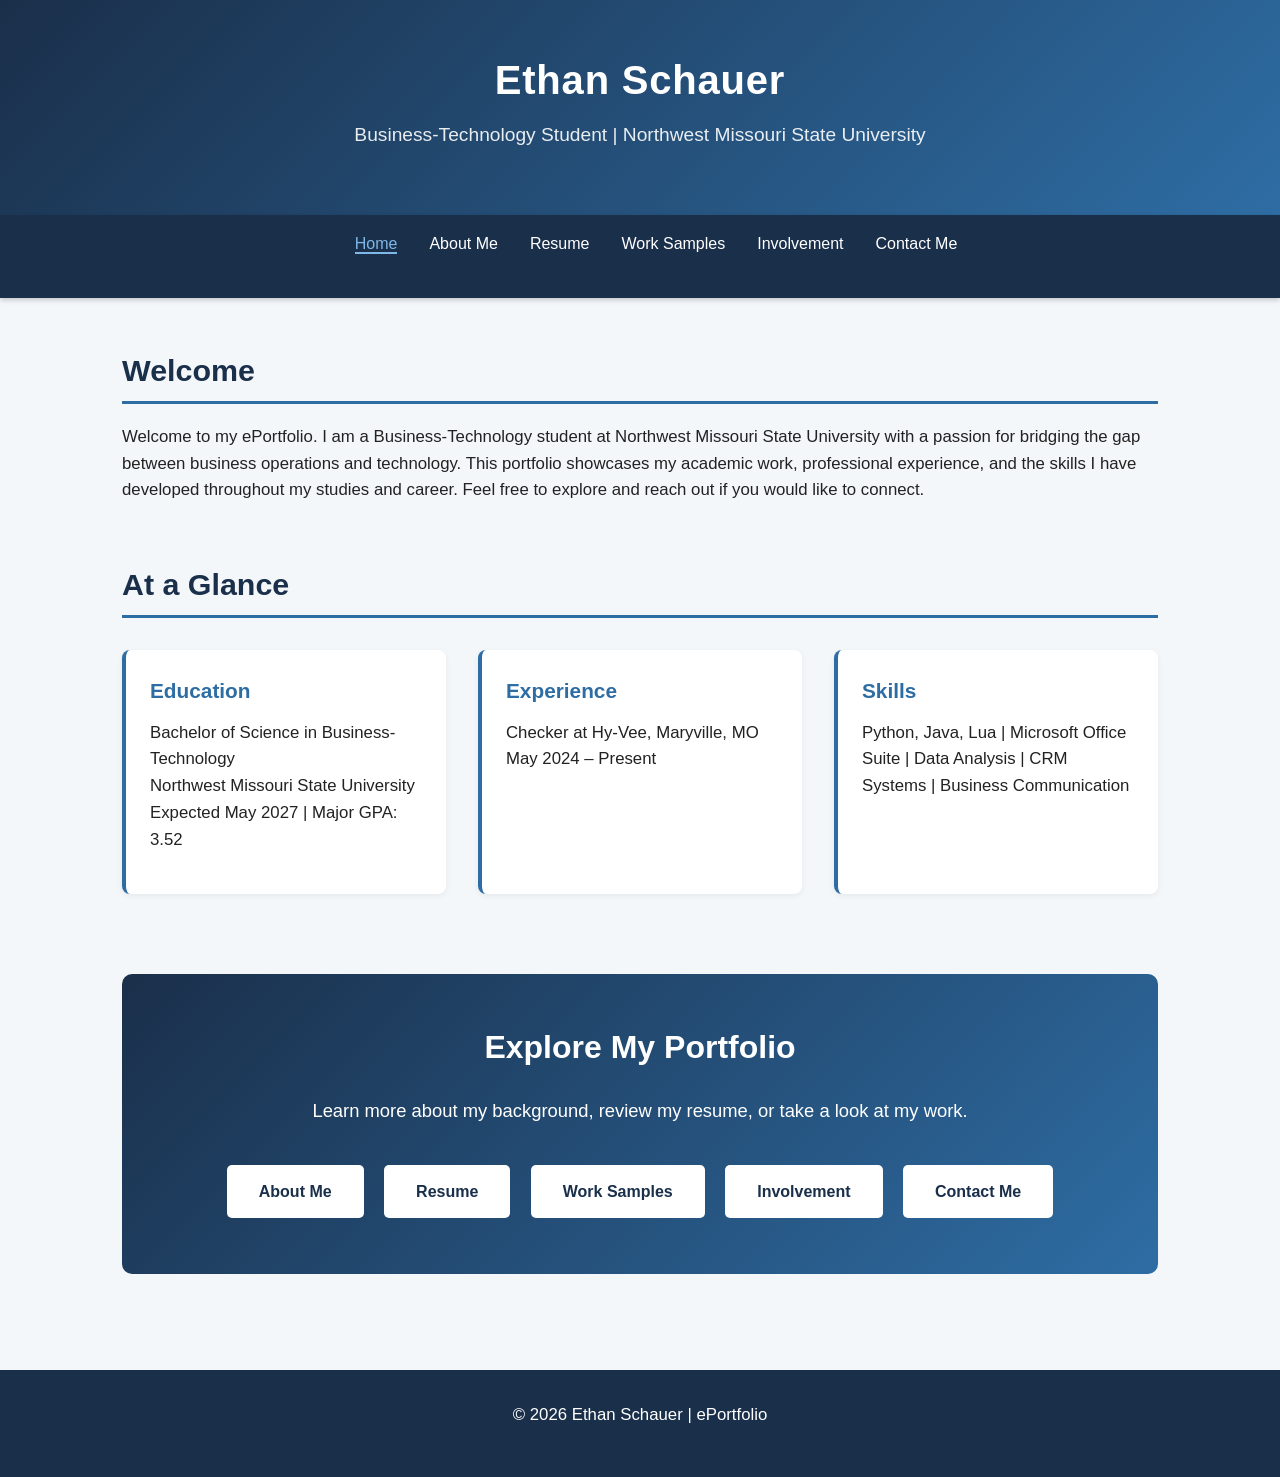
<file: index.html>
<!DOCTYPE html>
<html lang="en">
<head>
    <meta charset="UTF-8">
    <meta name="viewport" content="width=device-width, initial-scale=1.0">
    <title>Ethan Schauer | ePortfolio</title>
    <link rel="stylesheet" href="styles.css">
</head>
<body>

    <header>
        <h1>Ethan Schauer</h1>
        <p>Business-Technology Student | Northwest Missouri State University</p>
    </header>

    <nav>
        <ul>
            <li><a href="index.html" class="active">Home</a></li>
            <li><a href="about-me.html">About Me</a></li>
            <li><a href="resume.html">Resume</a></li>
            <li><a href="work-samples.html">Work Samples</a></li>
            <li><a href="involvement.html">Involvement</a></li>
            <li><a href="contact.html">Contact Me</a></li>
        </ul>
    </nav>

    <div class="container">

        <section id="welcome">
            <h2>Welcome</h2>
            <p>Welcome to my ePortfolio. I am a Business-Technology student at Northwest Missouri State University with a passion for bridging the gap between business operations and technology. This portfolio showcases my academic work, professional experience, and the skills I have developed throughout my studies and career. Feel free to explore and reach out if you would like to connect.</p>
        </section>

        <section id="highlights">
            <h2>At a Glance</h2>
            <div class="grid">
                <div class="card">
                    <h3>Education</h3>
                    <p>Bachelor of Science in Business-Technology<br>Northwest Missouri State University<br>Expected May 2027 | Major GPA: 3.52</p>
                </div>
                <div class="card">
                    <h3>Experience</h3>
                    <p>Checker at Hy-Vee, Maryville, MO<br>May 2024 – Present</p>
                </div>
                <div class="card">
                    <h3>Skills</h3>
                    <p>Python, Java, Lua | Microsoft Office Suite | Data Analysis | CRM Systems | Business Communication</p>
                </div>
            </div>
        </section>

        <div class="cta-section">
            <h2>Explore My Portfolio</h2>
            <p>Learn more about my background, review my resume, or take a look at my work.</p>
            <a href="about-me.html" class="btn-light">About Me</a>
            <a href="resume.html" class="btn-light">Resume</a>
            <a href="work-samples.html" class="btn-light">Work Samples</a>
            <a href="involvement.html" class="btn-light">Involvement</a>
            <a href="contact.html" class="btn-light">Contact Me</a>
        </div>

    </div>

    <footer>
        <p>&copy; 2026 Ethan Schauer | ePortfolio</p>
    </footer>

</body>
</html>
</file>
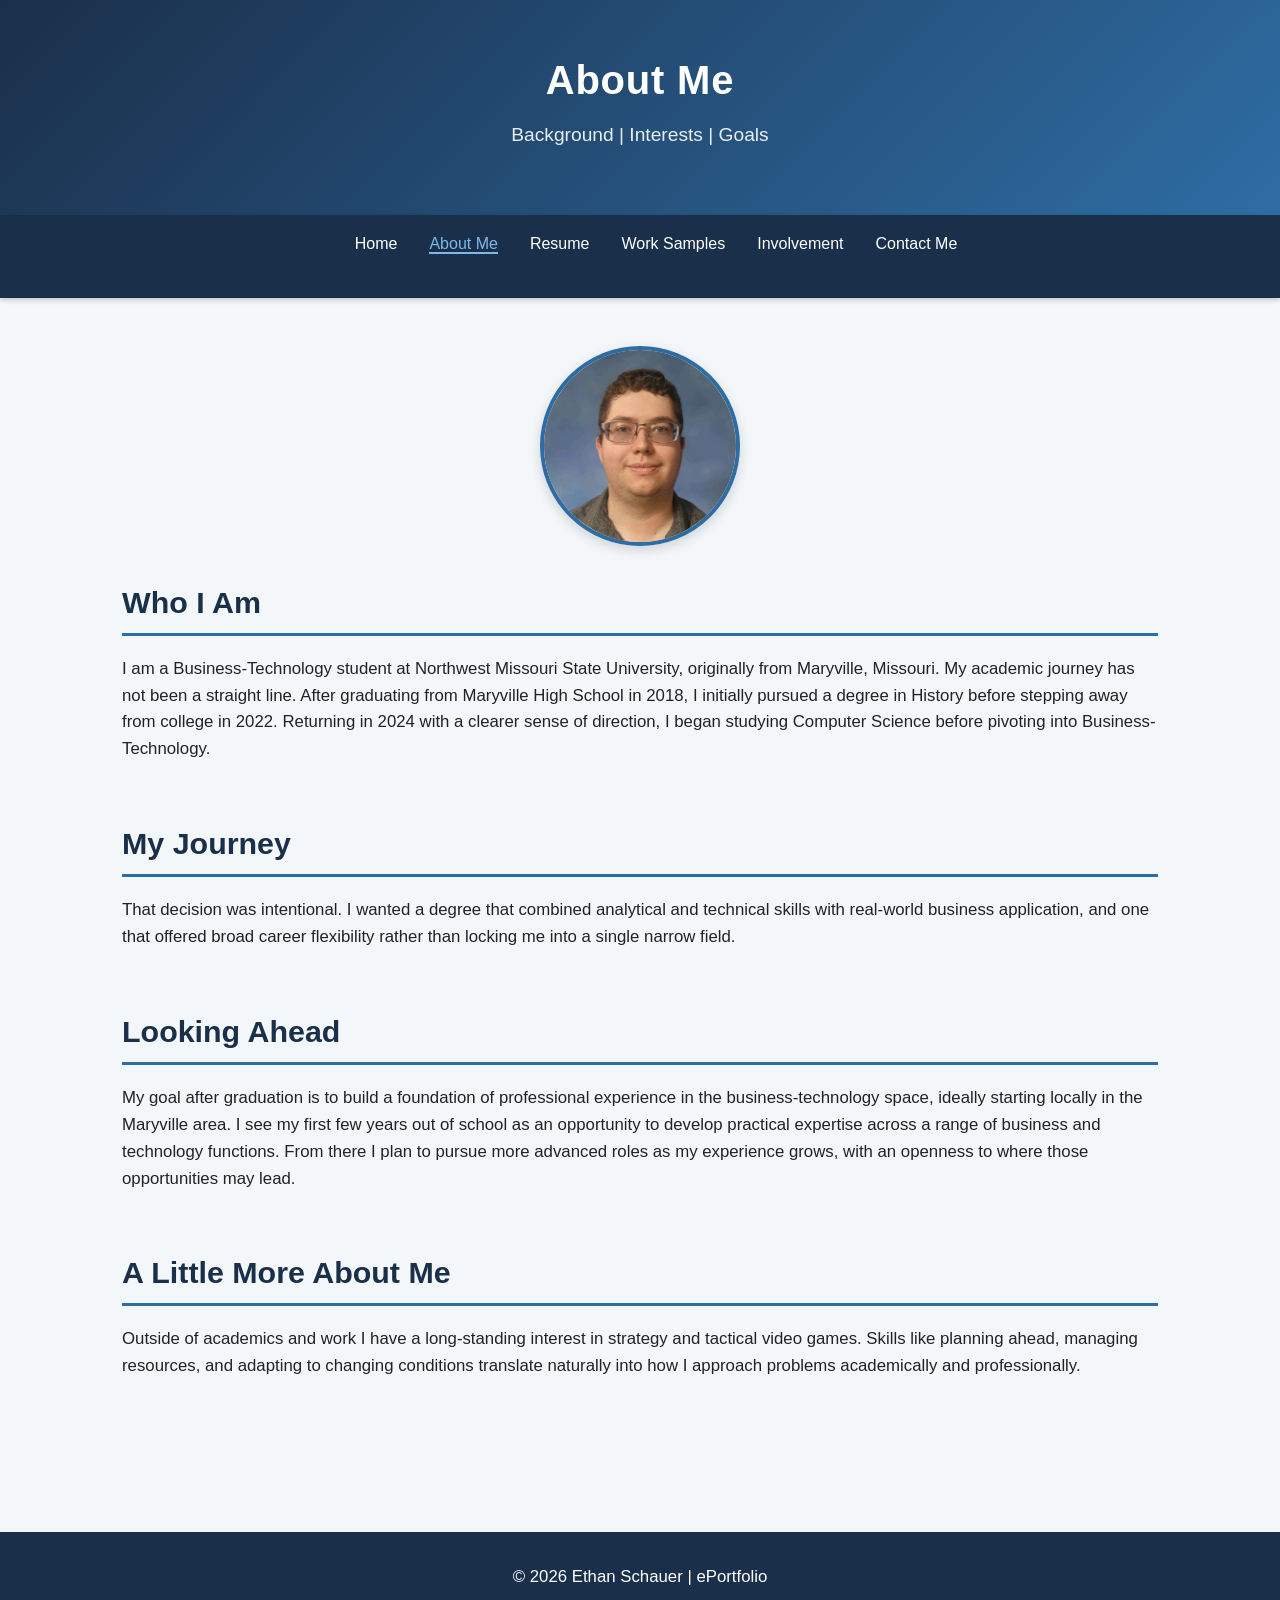
<file: about-me.html>
<!DOCTYPE html>
<html lang="en">
<head>
    <meta charset="UTF-8">
    <meta name="viewport" content="width=device-width, initial-scale=1.0">
    <title>About Me | Ethan Schauer</title>
    <link rel="stylesheet" href="styles.css">
</head>
<body>

    <header>
        <h1>About Me</h1>
        <p>Background | Interests | Goals</p>
    </header>

    <nav>
        <ul>
            <li><a href="index.html">Home</a></li>
            <li><a href="about-me.html" class="active">About Me</a></li>
            <li><a href="resume.html">Resume</a></li>
            <li><a href="work-samples.html">Work Samples</a></li>
            <li><a href="involvement.html">Involvement</a></li>
            <li><a href="contact.html">Contact Me</a></li>
        </ul>
    </nav>

    <div class="container">

        <section id="bio">
            <img src="headshot.jpg" alt="Ethan Schauer" class="about-photo">
            <h2>Who I Am</h2>
            <p>I am a Business-Technology student at Northwest Missouri State University, originally from Maryville, Missouri. My academic journey has not been a straight line. After graduating from Maryville High School in 2018, I initially pursued a degree in History before stepping away from college in 2022. Returning in 2024 with a clearer sense of direction, I began studying Computer Science before pivoting into Business-Technology.</p>
        </section>

        <section id="my-journey">
            <h2>My Journey</h2>
            <p>That decision was intentional. I wanted a degree that combined analytical and technical skills with real-world business application, and one that offered broad career flexibility rather than locking me into a single narrow field.</p>
        </section>

        <section id="looking-ahead">
            <h2>Looking Ahead</h2>
            <p>My goal after graduation is to build a foundation of professional experience in the business-technology space, ideally starting locally in the Maryville area. I see my first few years out of school as an opportunity to develop practical expertise across a range of business and technology functions. From there I plan to pursue more advanced roles as my experience grows, with an openness to where those opportunities may lead.</p>
        </section>

        <section id="a-little-more-about-me">
            <h2>A Little More About Me</h2>
            <p>Outside of academics and work I have a long-standing interest in strategy and tactical video games. Skills like planning ahead, managing resources, and adapting to changing conditions translate naturally into how I approach problems academically and professionally.</p>
        </section>

    </div>

    <footer>
        <p>&copy; 2026 Ethan Schauer | ePortfolio</p>
    </footer>

</body>
</html>
</file>
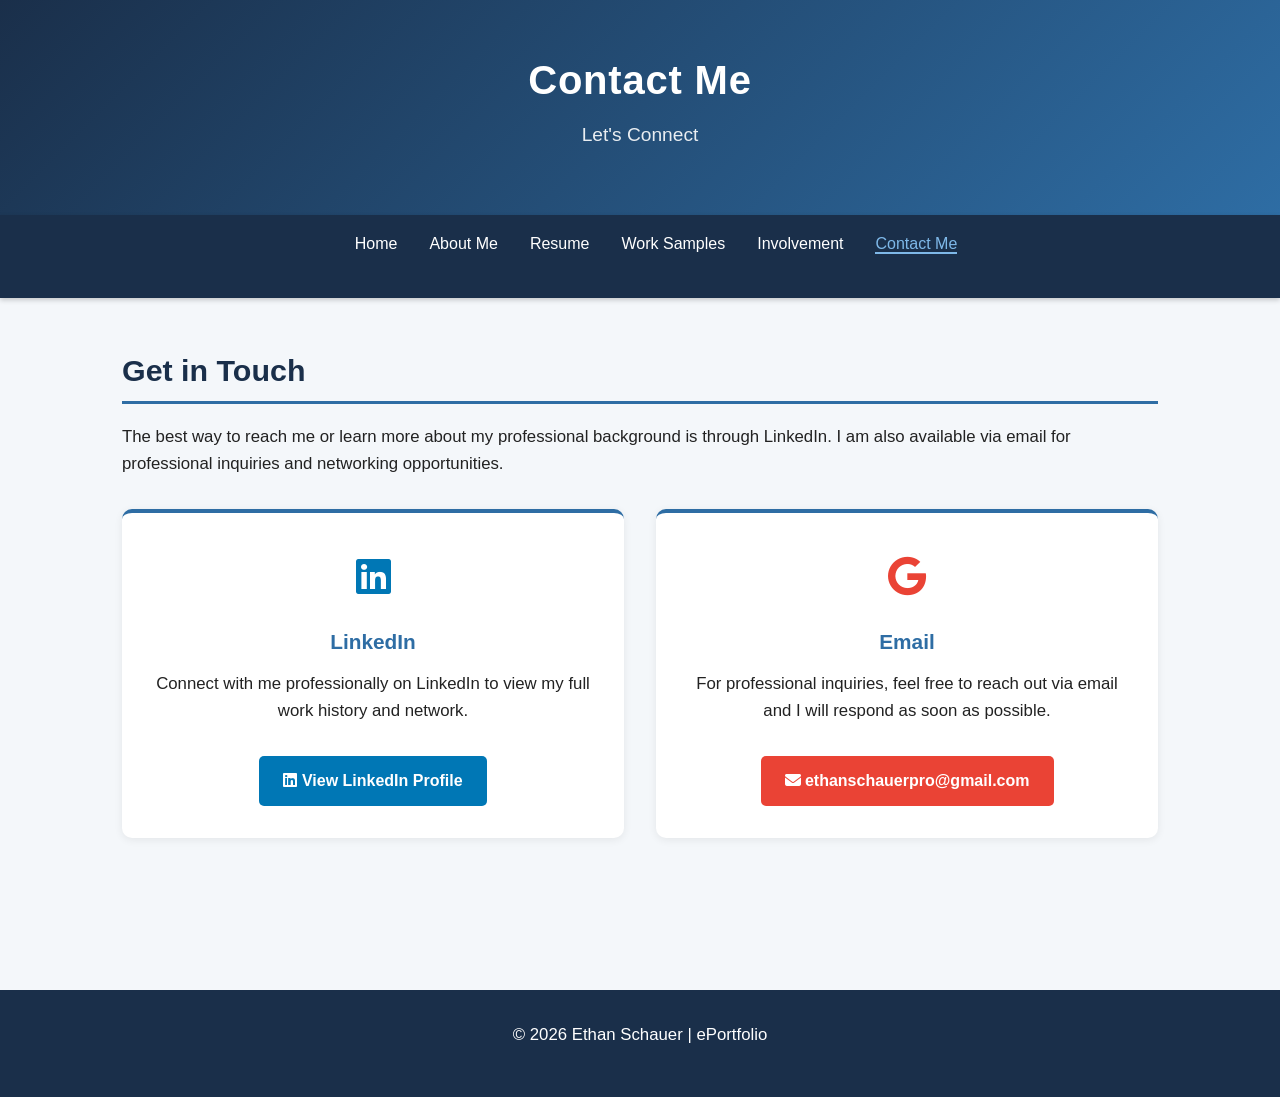
<file: contact.html>
<!DOCTYPE html>
<html lang="en">
<head>
    <meta charset="UTF-8">
    <meta name="viewport" content="width=device-width, initial-scale=1.0">
    <title>Contact | Ethan Schauer</title>
    <link rel="stylesheet" href="styles.css">
    <link rel="stylesheet" href="https://cdnjs.cloudflare.com/ajax/libs/font-awesome/6.5.0/css/all.min.css">
</head>
<body>

    <header>
        <h1>Contact Me</h1>
        <p>Let's Connect</p>
    </header>

    <nav>
        <ul>
            <li><a href="index.html">Home</a></li>
            <li><a href="about-me.html">About Me</a></li>
            <li><a href="resume.html">Resume</a></li>
            <li><a href="work-samples.html">Work Samples</a></li>
            <li><a href="involvement.html">Involvement</a></li>
            <li><a href="contact.html" class="active">Contact Me</a></li>
        </ul>
    </nav>

    <div class="container">

        <section id="contact">
            <h2>Get in Touch</h2>
            <p>The best way to reach me or learn more about my professional background is through LinkedIn. I am also available via email for professional inquiries and networking opportunities.</p>

            <div class="grid">
                <div class="contact-card">
                    <div class="contact-icon linkedin">
                        <i class="fa-brands fa-linkedin"></i>
                    </div>
                    <h3>LinkedIn</h3>
                    <p>Connect with me professionally on LinkedIn to view my full work history and network.</p>
                    <a href="https://www.linkedin.com/in/ethanschauer/" class="btn-linkedin" target="_blank">
                        <i class="fa-brands fa-linkedin"></i> View LinkedIn Profile
                    </a>
                </div>
                <div class="contact-card">
                    <div class="contact-icon gmail">
                        <i class="fa-brands fa-google"></i>
                    </div>
                    <h3>Email</h3>
                    <p>For professional inquiries, feel free to reach out via email and I will respond as soon as possible.</p>
                    <a href="mailto:ethanschauerpro@gmail.com" class="btn-gmail">
                        <i class="fa-solid fa-envelope"></i> ethanschauerpro@gmail.com
                    </a>
                </div>
            </div>
        </section>

    </div>

    <footer>
        <p>&copy; 2026 Ethan Schauer | ePortfolio</p>
    </footer>

</body>
</html>
</file>
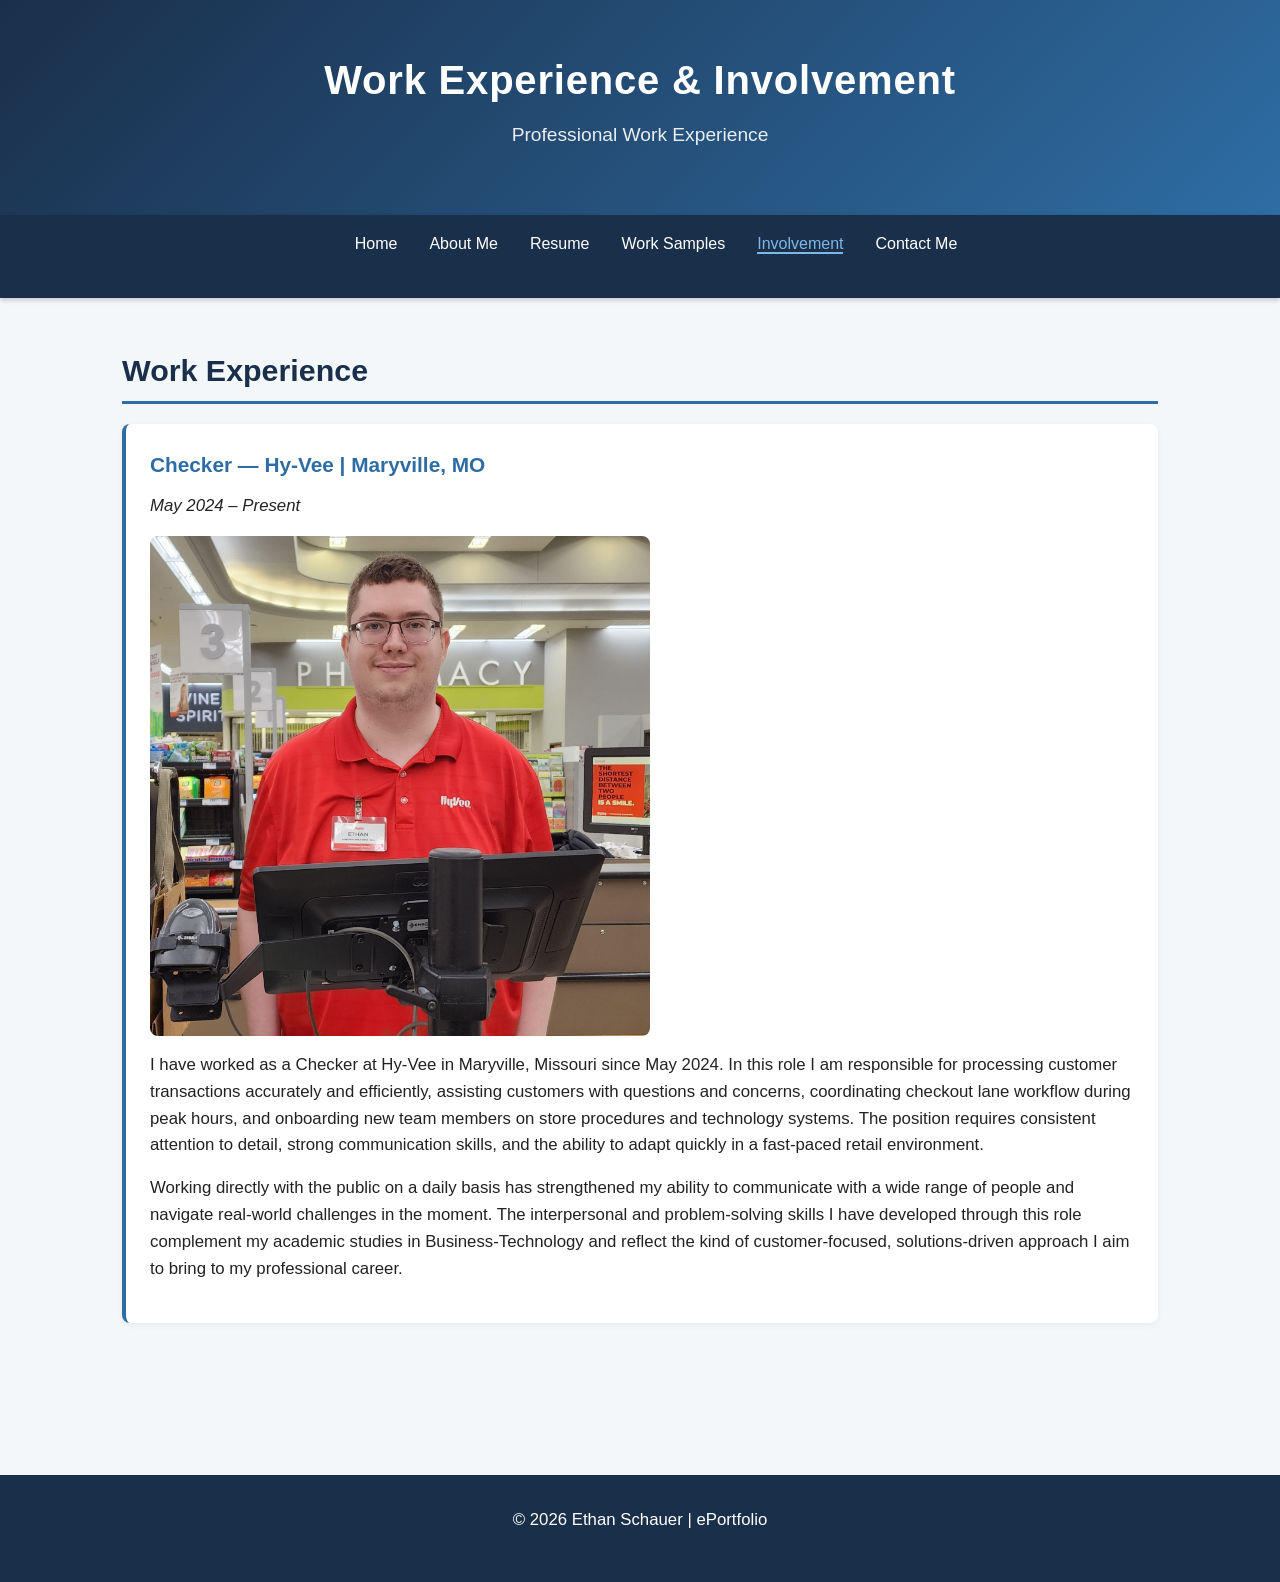
<file: involvement.html>
<!DOCTYPE html>
<html lang="en">
<head>
    <meta charset="UTF-8">
    <meta name="viewport" content="width=device-width, initial-scale=1.0">
    <title>Involvement | Ethan Schauer</title>
    <link rel="stylesheet" href="styles.css">
</head>
<body>

    <header>
        <h1>Work Experience &amp; Involvement</h1>
        <p>Professional Work Experience</p>
    </header>

    <nav>
        <ul>
            <li><a href="index.html">Home</a></li>
            <li><a href="about-me.html">About Me</a></li>
            <li><a href="resume.html">Resume</a></li>
            <li><a href="work-samples.html">Work Samples</a></li>
            <li><a href="involvement.html" class="active">Involvement</a></li>
            <li><a href="contact.html">Contact Me</a></li>
        </ul>
    </nav>

    <div class="container">

        <section id="work-experience">
            <h2>Work Experience</h2>

            <div class="card">
                <h3>Checker &mdash; Hy-Vee | Maryville, MO</h3>
                <p><em>May 2024 &ndash; Present</em></p>
                <img src="hyvee-work.jpg" alt="Ethan Schauer at work at Hy-Vee" class="work-photo">
                <p>I have worked as a Checker at Hy-Vee in Maryville, Missouri since May 2024. In this role I am responsible for processing customer transactions accurately and efficiently, assisting customers with questions and concerns, coordinating checkout lane workflow during peak hours, and onboarding new team members on store procedures and technology systems. The position requires consistent attention to detail, strong communication skills, and the ability to adapt quickly in a fast-paced retail environment.</p>
                <p>Working directly with the public on a daily basis has strengthened my ability to communicate with a wide range of people and navigate real-world challenges in the moment. The interpersonal and problem-solving skills I have developed through this role complement my academic studies in Business-Technology and reflect the kind of customer-focused, solutions-driven approach I aim to bring to my professional career.</p>
            </div>
        </section>

    </div>

    <footer>
        <p>&copy; 2026 Ethan Schauer | ePortfolio</p>
    </footer>

</body>
</html>
</file>
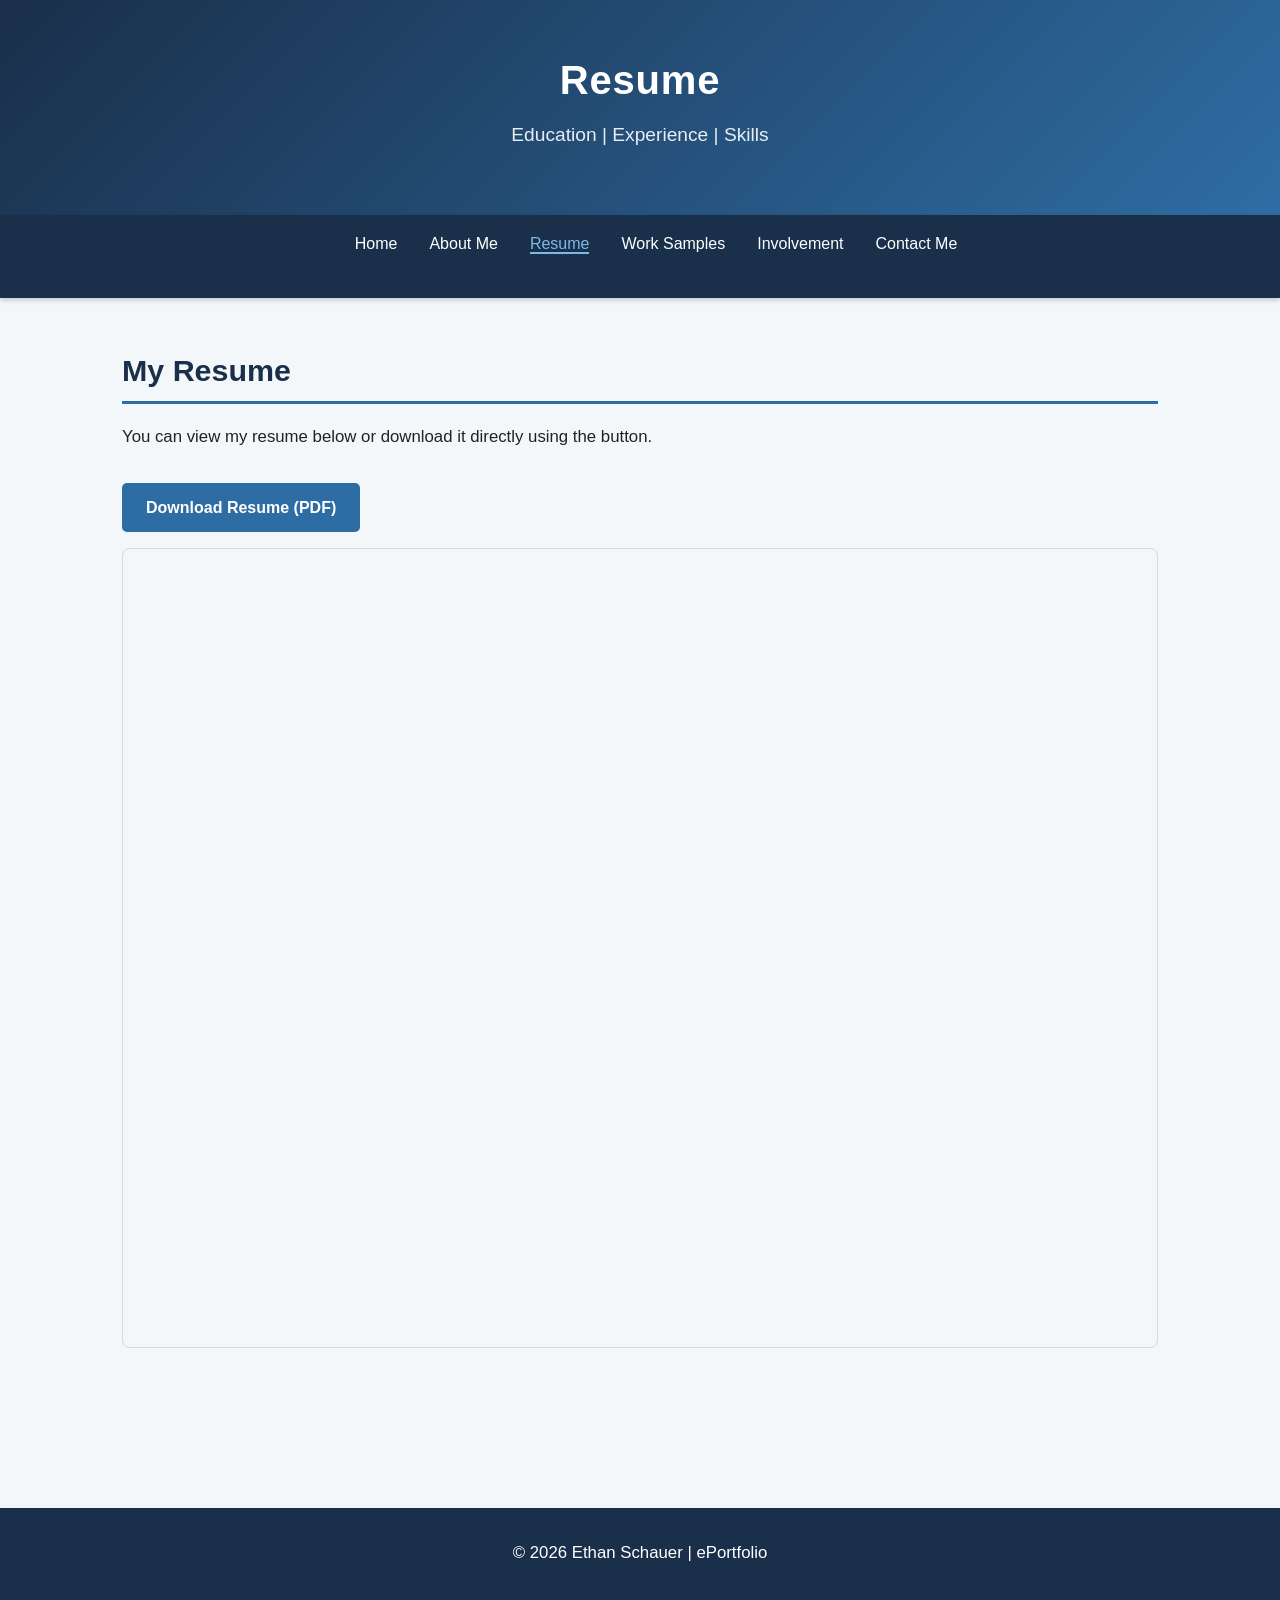
<file: resume.html>
<!DOCTYPE html>
<html lang="en">
<head>
    <meta charset="UTF-8">
    <meta name="viewport" content="width=device-width, initial-scale=1.0">
    <title>Resume | Ethan Schauer</title>
    <link rel="stylesheet" href="styles.css">
</head>
<body>

    <header>
        <h1>Resume</h1>
        <p>Education | Experience | Skills</p>
    </header>

    <nav>
        <ul>
            <li><a href="index.html">Home</a></li>
            <li><a href="about-me.html">About Me</a></li>
            <li><a href="resume.html" class="active">Resume</a></li>
            <li><a href="work-samples.html">Work Samples</a></li>
            <li><a href="involvement.html">Involvement</a></li>
            <li><a href="contact.html">Contact Me</a></li>
        </ul>
    </nav>

    <div class="container">

        <section id="resume">
            <h2>My Resume</h2>
            <p>You can view my resume below or download it directly using the button.</p>
            <a href="Schauer_Ethan_Resume_Portfolio.pdf" class="btn" download>Download Resume (PDF)</a>
            <br>
            <iframe src="Schauer_Ethan_Resume_Portfolio.pdf" class="resume-embed" title="Ethan Schauer Resume"></iframe>
        </section>

    </div>

    <footer>
        <p>&copy; 2026 Ethan Schauer | ePortfolio</p>
    </footer>

</body>
</html>
</file>
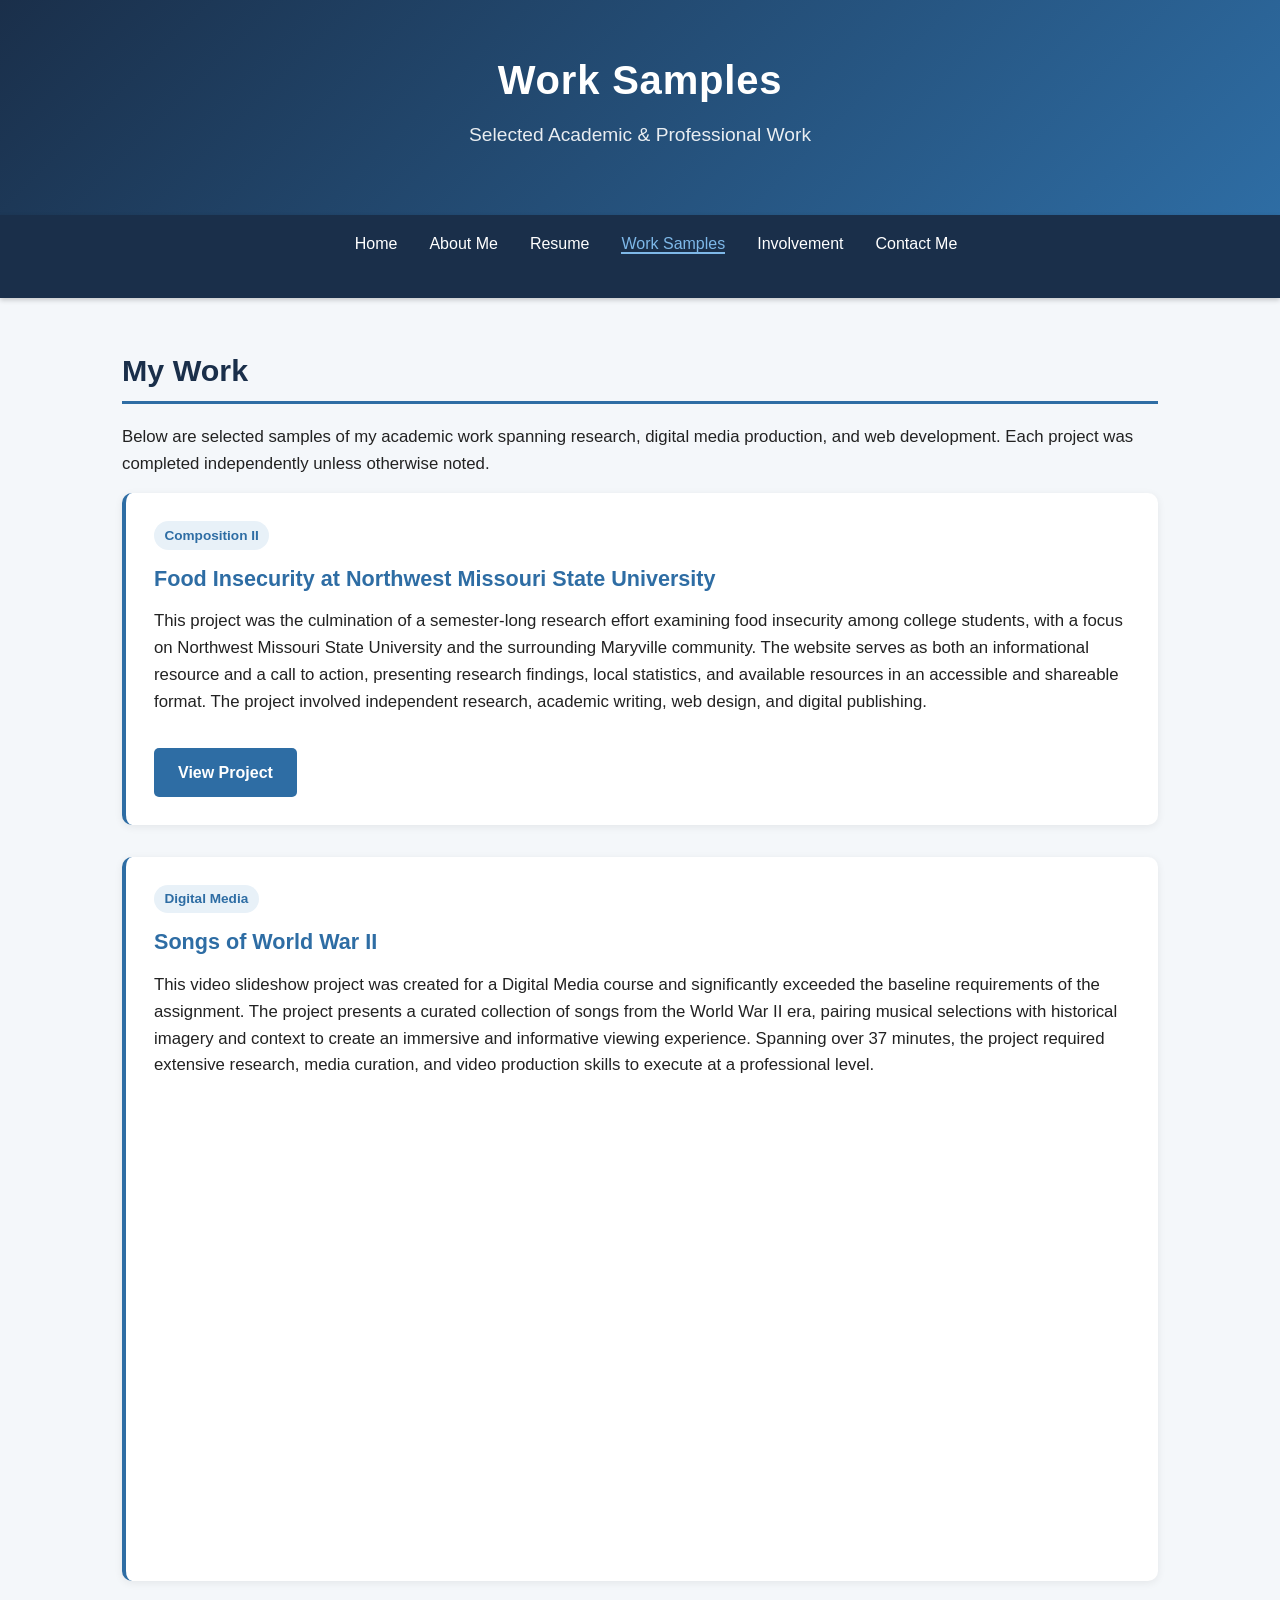
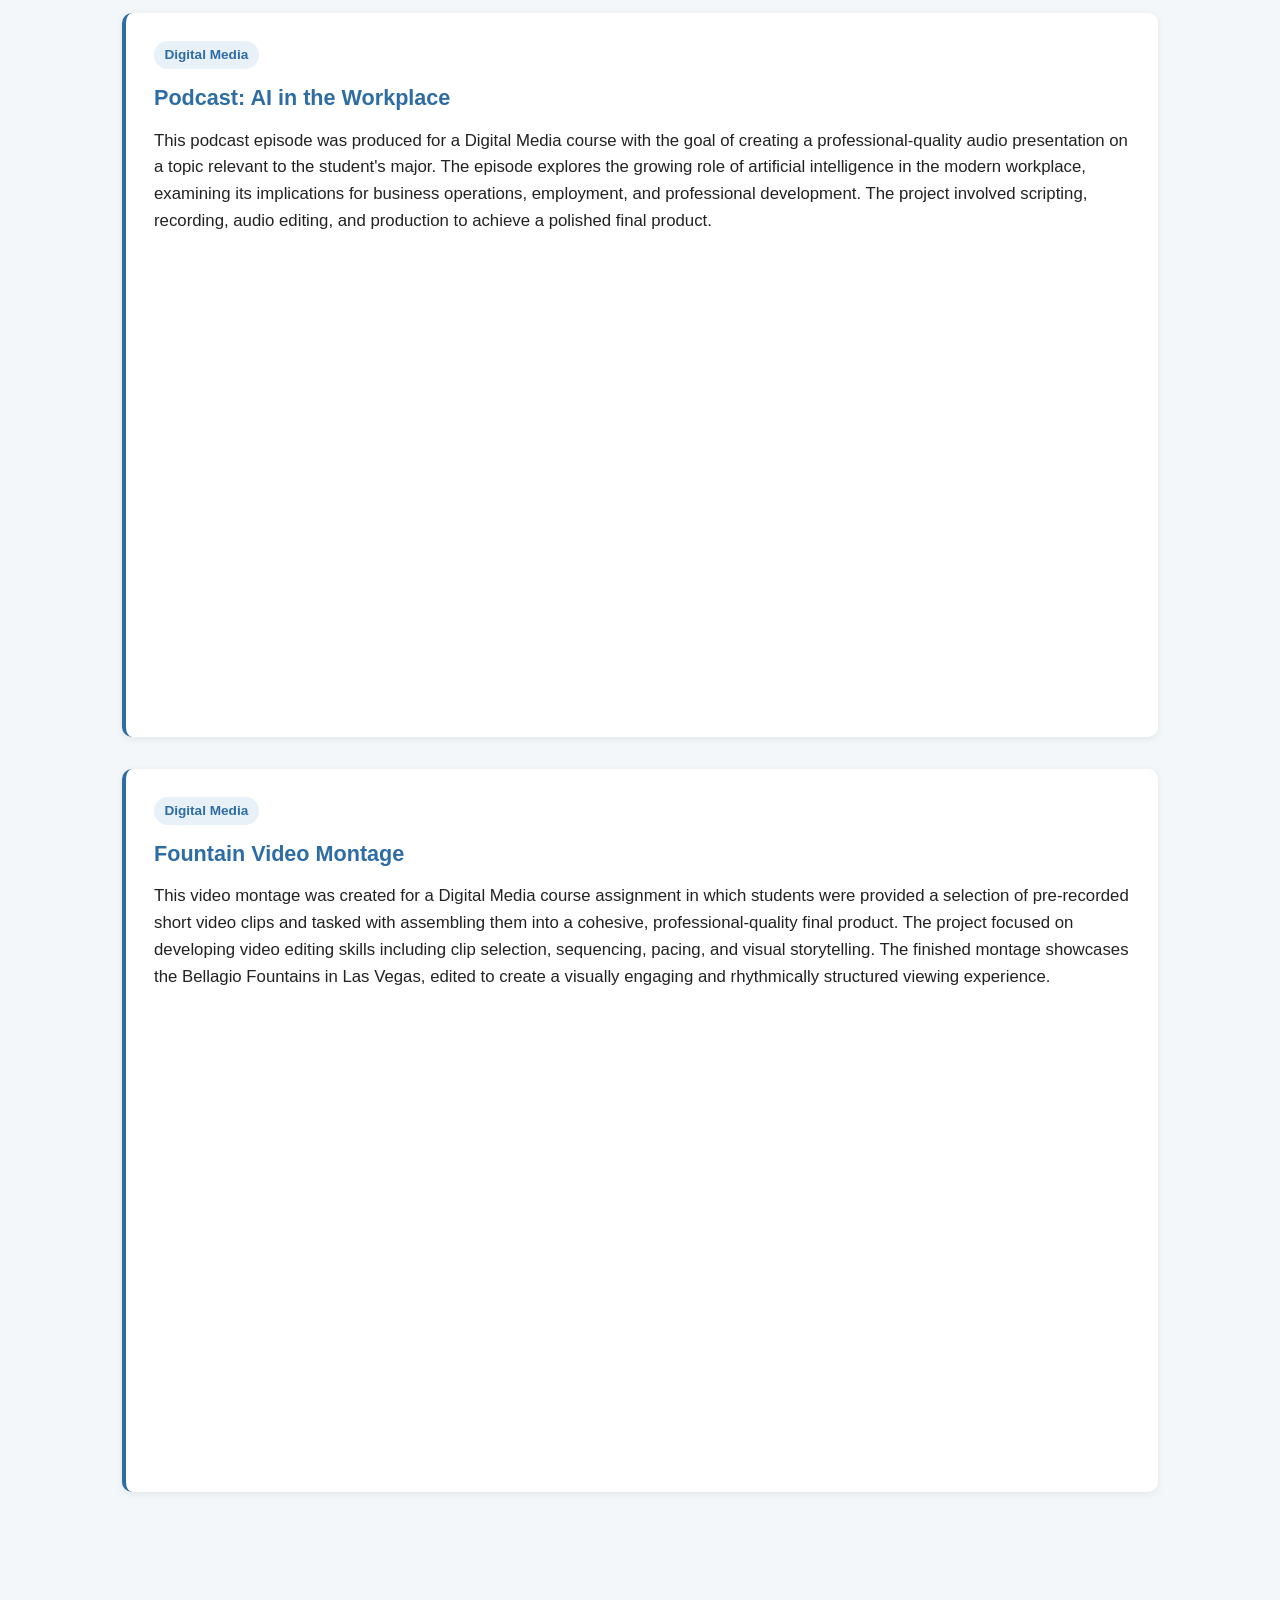
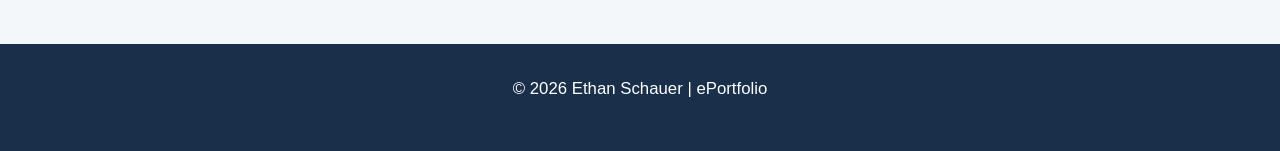
<file: work-samples.html>
<!DOCTYPE html>
<html lang="en">
<head>
    <meta charset="UTF-8">
    <meta name="viewport" content="width=device-width, initial-scale=1.0">
    <title>Work Samples | Ethan Schauer</title>
    <link rel="stylesheet" href="styles.css">
</head>
<body>

    <header>
        <h1>Work Samples</h1>
        <p>Selected Academic &amp; Professional Work</p>
    </header>

    <nav>
        <ul>
            <li><a href="index.html">Home</a></li>
            <li><a href="about-me.html">About Me</a></li>
            <li><a href="resume.html">Resume</a></li>
            <li><a href="work-samples.html" class="active">Work Samples</a></li>
            <li><a href="involvement.html">Involvement</a></li>
            <li><a href="contact.html">Contact Me</a></li>
        </ul>
    </nav>

    <div class="container">

        <section id="samples">
            <h2>My Work</h2>
            <p>Below are selected samples of my academic work spanning research, digital media production, and web development. Each project was completed independently unless otherwise noted.</p>

            <!-- Sample 1: Food Insecurity -->
            <div class="sample-card">
                <span class="sample-tag">Composition II</span>
                <h3>Food Insecurity at Northwest Missouri State University</h3>
                <p>This project was the culmination of a semester-long research effort examining food insecurity among college students, with a focus on Northwest Missouri State University and the surrounding Maryville community. The website serves as both an informational resource and a call to action, presenting research findings, local statistics, and available resources in an accessible and shareable format. The project involved independent research, academic writing, web design, and digital publishing.</p>
                <a href="https://comp2-food-insecurity-global-project.netlify.app" class="btn" target="_blank">View Project</a>
            </div>

            <!-- Sample 2: Songs of WWII -->
            <div class="sample-card">
                <span class="sample-tag">Digital Media</span>
                <h3>Songs of World War II</h3>
                <p>This video slideshow project was created for a Digital Media course and significantly exceeded the baseline requirements of the assignment. The project presents a curated collection of songs from the World War II era, pairing musical selections with historical imagery and context to create an immersive and informative viewing experience. Spanning over 37 minutes, the project required extensive research, media curation, and video production skills to execute at a professional level.</p>
                <div class="video-embed">
                    <iframe width="100%" height="450" src="https://www.youtube.com/embed/i3t7BH78bgo?rel=0" title="Songs of World War II" frameborder="0" allow="accelerometer; autoplay; clipboard-write; encrypted-media; gyroscope; picture-in-picture" allowfullscreen></iframe>
                </div>
            </div>

            <!-- Sample 3: Podcast -->
            <div class="sample-card">
                <span class="sample-tag">Digital Media</span>
                <h3>Podcast: AI in the Workplace</h3>
                <p>This podcast episode was produced for a Digital Media course with the goal of creating a professional-quality audio presentation on a topic relevant to the student's major. The episode explores the growing role of artificial intelligence in the modern workplace, examining its implications for business operations, employment, and professional development. The project involved scripting, recording, audio editing, and production to achieve a polished final product.</p>
                <div class="video-embed">
                    <iframe width="100%" height="450" src="https://www.youtube.com/embed/0DlggyFMINM?rel=0" title="Podcast: AI in the Workplace" frameborder="0" allow="accelerometer; autoplay; clipboard-write; encrypted-media; gyroscope; picture-in-picture" allowfullscreen></iframe>
                </div>
            </div>

            <!-- Sample 4: Fountain Video Montage -->
            <div class="sample-card">
                <span class="sample-tag">Digital Media</span>
                <h3>Fountain Video Montage</h3>
                <p>This video montage was created for a Digital Media course assignment in which students were provided a selection of pre-recorded short video clips and tasked with assembling them into a cohesive, professional-quality final product. The project focused on developing video editing skills including clip selection, sequencing, pacing, and visual storytelling. The finished montage showcases the Bellagio Fountains in Las Vegas, edited to create a visually engaging and rhythmically structured viewing experience.</p>
                <div class="video-embed">
                    <iframe width="100%" height="450" src="https://www.youtube.com/embed/st0CIylLLPM?rel=0" title="Fountain Video Montage" frameborder="0" allow="accelerometer; autoplay; clipboard-write; encrypted-media; gyroscope; picture-in-picture" allowfullscreen></iframe>
                </div>
            </div>

        </section>

    </div>

    <footer>
        <p>&copy; 2026 Ethan Schauer | ePortfolio</p>
    </footer>

</body>
</html>
</file>
<file: styles.css>
/* ============================================
   Ethan Schauer - ePortfolio Stylesheet
   Color Scheme: Navy & Steel Blue
   ============================================ */

/* --- Color Variables --- */
:root {
    --navy:       #1a2f4a;   /* Header, footer, nav background */
    --steel-blue: #2e6da4;   /* Accent, buttons, section borders */
    --steel-hover:#245a8a;   /* Button hover */
    --light-blue: #e8f1f8;   /* Card backgrounds */
    --text-dark:  #222222;   /* Body text */
    --text-light: #ffffff;   /* Text on dark backgrounds */
    --text-muted: #555555;   /* Secondary text */
    --border:     #d0dce8;   /* Subtle borders */
    --bg:         #f4f7fa;   /* Page background */
}

/* --- Reset --- */
* {
    margin: 0;
    padding: 0;
    box-sizing: border-box;
}

/* --- Base --- */
body {
    font-family: 'Segoe UI', Tahoma, Geneva, Verdana, sans-serif;
    line-height: 1.6;
    color: var(--text-dark);
    background-color: var(--bg);
}

/* --- Header --- */
header {
    background: linear-gradient(135deg, var(--navy) 0%, var(--steel-blue) 100%);
    color: var(--text-light);
    padding: 3rem 2rem;
    text-align: center;
    box-shadow: 0 2px 10px rgba(0,0,0,0.15);
}

header h1 {
    font-size: 2.5rem;
    margin-bottom: 0.5rem;
    letter-spacing: 0.02em;
}

header p {
    font-size: 1.2rem;
    opacity: 0.9;
    color: var(--text-light);
}

/* --- Navigation --- */
nav {
    background: var(--navy);
    padding: 1rem;
    position: sticky;
    top: 0;
    z-index: 100;
    box-shadow: 0 2px 5px rgba(0,0,0,0.2);
}

nav ul {
    list-style: none;
    display: flex;
    justify-content: center;
    flex-wrap: wrap;
    gap: 2rem;
}

nav a {
    color: var(--text-light);
    text-decoration: none;
    font-weight: 500;
    font-size: 1rem;
    transition: color 0.3s;
}

nav a:hover {
    color: #7eb8e8;
}

nav a.active {
    color: #7eb8e8;
    border-bottom: 2px solid #7eb8e8;
}

/* --- Layout --- */
.container {
    max-width: 1100px;
    margin: 0 auto;
    padding: 3rem 2rem;
}

section {
    margin-bottom: 3.5rem;
}

/* --- Typography --- */
h2 {
    color: var(--navy);
    font-size: 1.9rem;
    margin-bottom: 1.25rem;
    border-bottom: 3px solid var(--steel-blue);
    padding-bottom: 0.4rem;
}

h3 {
    color: var(--steel-blue);
    font-size: 1.3rem;
    margin: 1.25rem 0 0.75rem;
}

p {
    margin-bottom: 1rem;
    font-size: 1.05rem;
    color: var(--text-dark);
}

ul {
    margin-left: 2rem;
    margin-bottom: 1rem;
}

li {
    margin-bottom: 0.5rem;
    font-size: 1.05rem;
}

/* --- Cards --- */
.card {
    background: white;
    padding: 1.5rem;
    border-radius: 8px;
    border-left: 4px solid var(--steel-blue);
    margin-bottom: 1.5rem;
    box-shadow: 0 2px 6px rgba(0,0,0,0.06);
}

.card h3 {
    margin-top: 0;
}

/* --- Grid Layouts --- */
.grid {
    display: grid;
    grid-template-columns: repeat(auto-fit, minmax(280px, 1fr));
    gap: 2rem;
    margin: 2rem 0;
}

/* --- Buttons --- */
.btn {
    display: inline-block;
    background: var(--steel-blue);
    color: var(--text-light);
    padding: 0.75rem 1.5rem;
    border-radius: 5px;
    text-decoration: none;
    font-weight: bold;
    margin-top: 1rem;
    transition: background 0.3s, transform 0.3s;
}

.btn:hover {
    background: var(--steel-hover);
    transform: translateY(-2px);
}

/* --- Hero / CTA Section --- */
.cta-section {
    background: linear-gradient(135deg, var(--navy) 0%, var(--steel-blue) 100%);
    color: var(--text-light);
    padding: 3rem;
    border-radius: 10px;
    text-align: center;
    margin-top: 3rem;
}

.cta-section h2 {
    color: var(--text-light);
    border: none;
    font-size: 2rem;
    margin-bottom: 1rem;
}

.cta-section p {
    color: var(--text-light);
    font-size: 1.15rem;
    margin-bottom: 2rem;
}

.btn-light {
    display: inline-block;
    background: white;
    color: var(--navy);
    padding: 0.85rem 2rem;
    border-radius: 5px;
    text-decoration: none;
    font-weight: bold;
    margin: 0.5rem;
    transition: transform 0.3s, box-shadow 0.3s;
}

.btn-light:hover {
    transform: translateY(-2px);
    box-shadow: 0 4px 10px rgba(0,0,0,0.2);
}

/* --- About Page --- */
.about-photo {
    display: block;
    width: 200px;
    height: 200px;
    object-fit: cover;
    border-radius: 50%;
    border: 4px solid var(--steel-blue);
    margin: 0 auto 2rem auto;
    box-shadow: 0 4px 12px rgba(0,0,0,0.15);
}

/* --- Resume Page --- */
.resume-embed {
    width: 100%;
    height: 800px;
    border: 1px solid var(--border);
    border-radius: 8px;
    margin-top: 1rem;
}

/* --- Work Samples Page --- */
.sample-card {
    background: white;
    border-radius: 10px;
    padding: 1.75rem;
    border-left: 4px solid var(--steel-blue);
    box-shadow: 0 2px 8px rgba(0,0,0,0.07);
    margin-bottom: 2rem;
}

.sample-card h3 {
    margin-top: 0;
    font-size: 1.35rem;
}

.sample-tag {
    display: inline-block;
    background: var(--light-blue);
    color: var(--steel-blue);
    font-size: 0.85rem;
    font-weight: bold;
    padding: 0.2rem 0.65rem;
    border-radius: 20px;
    margin-bottom: 0.75rem;
}

.video-embed {
    margin-top: 1rem;
    border-radius: 8px;
    overflow: hidden;
}

/* --- Involvement Page --- */
.work-photo {
    width: 100%;
    max-width: 500px;
    border-radius: 8px;
    margin: 1rem 0;
    display: block;
}

/* --- Contact Page --- */
.contact-card {
    background: white;
    border-radius: 10px;
    padding: 2rem;
    text-align: center;
    box-shadow: 0 2px 8px rgba(0,0,0,0.07);
    border-top: 4px solid var(--steel-blue);
}

.contact-card h3 {
    margin-top: 0;
}

.contact-icon {
    font-size: 2.5rem;
    margin-bottom: 1rem;
}

.contact-icon.linkedin {
    color: #0077b5;
}

.contact-icon.gmail {
    color: #EA4335;
}

.btn-linkedin {
    display: inline-block;
    background: #0077b5;
    color: white;
    padding: 0.75rem 1.5rem;
    border-radius: 5px;
    text-decoration: none;
    font-weight: bold;
    margin-top: 1rem;
    transition: background 0.3s, transform 0.3s;
}

.btn-linkedin:hover {
    background: #005f8e;
    transform: translateY(-2px);
}

.btn-gmail {
    display: inline-block;
    background: #EA4335;
    color: white;
    padding: 0.75rem 1.5rem;
    border-radius: 5px;
    text-decoration: none;
    font-weight: bold;
    margin-top: 1rem;
    transition: background 0.3s, transform 0.3s;
}

.btn-gmail:hover {
    background: #c0392b;
    transform: translateY(-2px);
}

/* --- Footer --- */
footer {
    background: var(--navy);
    color: var(--text-light);
    text-align: center;
    padding: 2rem;
    margin-top: 3rem;
    font-size: 0.95rem;
}

footer p {
    color: var(--text-light);
}

/* --- Responsive --- */
@media (max-width: 768px) {
    header h1 {
        font-size: 1.9rem;
    }

    nav ul {
        flex-direction: column;
        align-items: center;
        gap: 0.75rem;
    }

    .container {
        padding: 2rem 1rem;
    }

    .cta-section {
        padding: 2rem 1rem;
    }

    .btn-light {
        display: block;
        width: 100%;
        margin: 0.4rem 0;
        text-align: center;
    }

    .resume-embed {
        height: 500px;
    }
}
</file>
